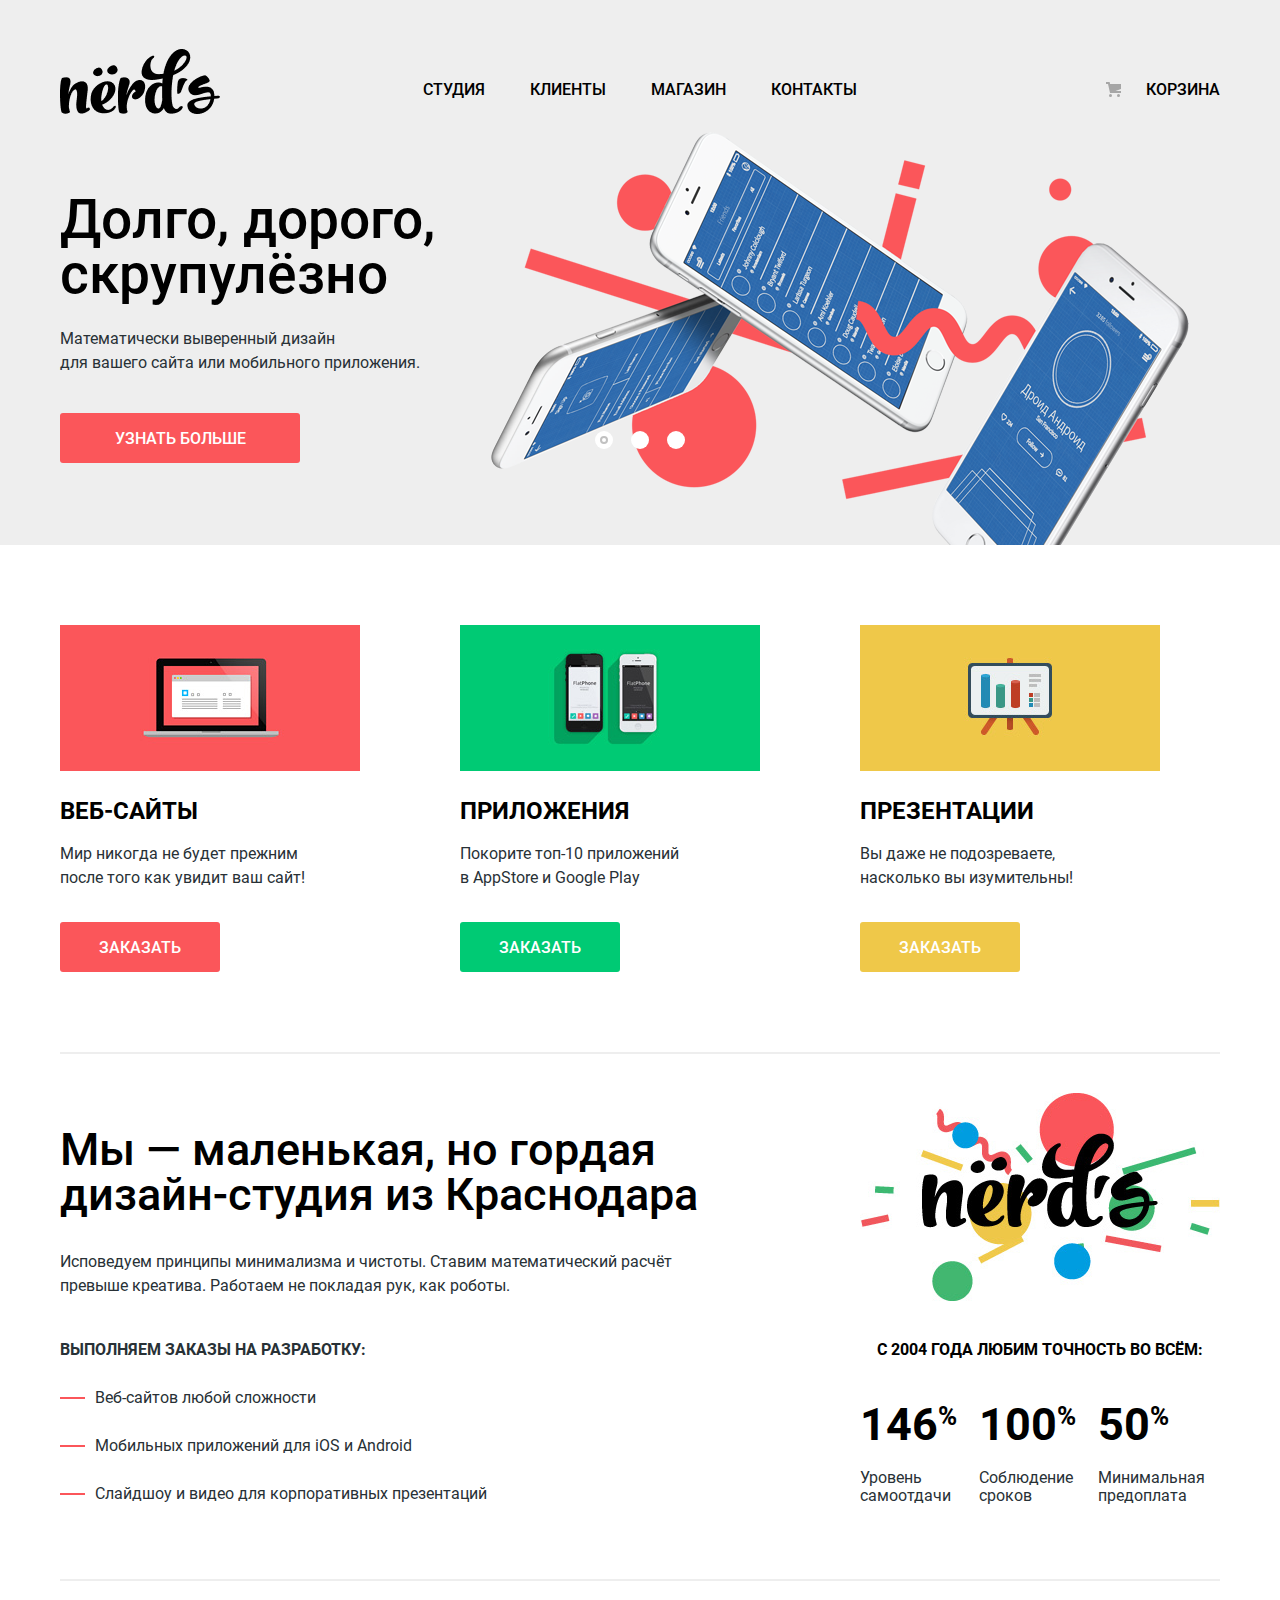
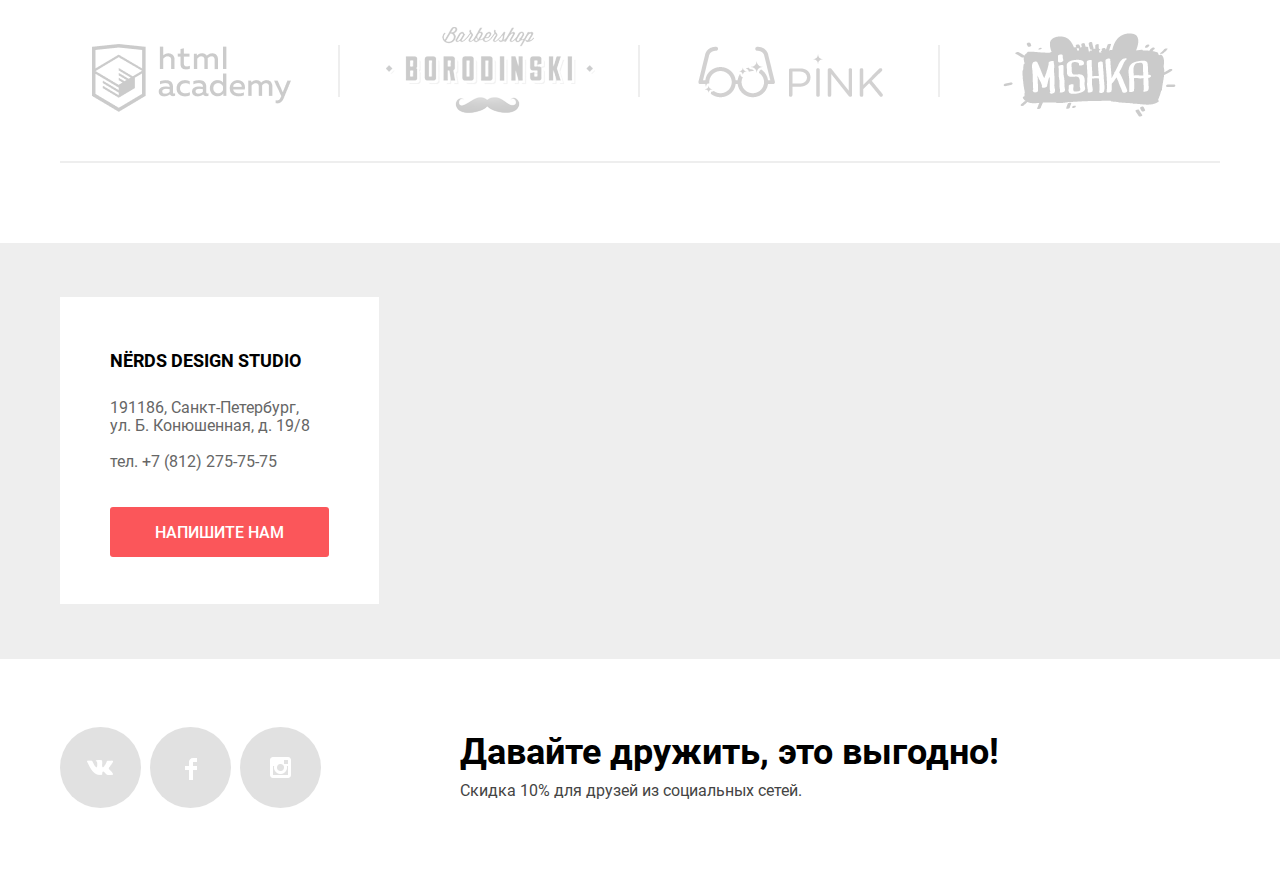
<file: index.html>
<!DOCTYPE html>
<html class="page" lang="ru">
  <head>
    <meta charset="utf-8">
    <title>HTML Academy: Нёрдс</title>
    <link href="css/normalize.css" rel="stylesheet">
    <link href="css/style.min.css" rel="stylesheet">
  </head>
  <body class="page--body">
    <header class="page--header">
      <h1 class="visually--hidden">Нёрдс&nbsp;&mdash; дизайн-студия, предлагающая готовые макеты для любых сайтов</h1>
      <nav class="nav nav__grid container">
        <a class="active"><img src="img/nerds-logo.png" width="160" height="66" alt="Логотип дизайн-студии &laquo;Nёrds&raquo;"></a>
        <ul class="nav--menu">
          <li class="menu--item"><a href="">Студия</a></li>
          <li class="menu--item"><a href="">Клиенты</a></li>
          <li class="menu--item"><a href="catalog.html">Магазин</a></li>
          <li class="menu--item"><a href="">Контакты</a></li>
        </ul>
        <ul class="nav--user">
          <li class="user--item user--item__basket"><a href="">Корзина</a></li>
        </ul>
      </nav>
    </header>
    <main class="page--main">
      <div>
        <section class="features features__grid">
          <h2 class="visually--hidden">Наши преимущества</h2>
          <input class="visually--hidden" type="radio" name="features--slider__group" value="features--slider_1" id="features--slider_1" checked>
          <div class="features--block features--block__grid container">
            <h3>Долго, дорого,<br> скрупулёзно</h3>
            <img src="img/nerds-index-slide-1.png" width="760" height="431" alt="Иллюстрация ноутбука с&nbsp;открытым браузером на&nbsp;экране">
            <p>Математически выверенный дизайн<br> для вашего сайта или мобильного приложения.</p>
            <span class="buttons"><a href="">Узнать больше</a></span>
          </div>
          <input class="visually--hidden" type="radio" name="features--slider__group" value="features--slider_2" id="features--slider_2">
          <div class="features--block features--block__grid container">
            <h3>Любим математику<br> как никто другой</h3>
            <img src="img/nerds-index-slide-2.png" width="760" height="431" alt="Иллюстрация двух смартфонов">
            <p>Никакого креатива, только математические формулы<br> для расчёта идеальных пропорций.</p>
            <span class="buttons"><a href="">Узнать больше</a></span>
          </div>
          <input class="visually--hidden" type="radio" name="features--slider__group" value="features--slider_3" id="features--slider_3">
          <div class="features--block features--block__grid container">
            <h3>Только ночь,<br> только хардкор</h3>
            <img src="img/nerds-index-slide-3.png" width="760" height="431" alt="Иллюстрация презентационной доски с&nbsp;изображением диаграммы">
            <p>Работать днём, как все? Мы&nbsp;против этого.<br> Ближе к&nbsp;полуночи работа только начинается.</p>
            <span class="buttons"><a href="">Узнать больше</a></span>
          </div>
          <div class="features--slider">
            <label for="features--slider_1"></label>
            <label for="features--slider_2"></label>
            <label for="features--slider_3"></label>
          </div>
        </section>
        <section class="offers offers__grid container">
          <h2 class="visually--hidden">Наши предложения</h2>
          <div class="offers--block offers--block__grid">
            <h3>Веб-сайты</h3>
            <img src="img/illustration-1.jpg" width="300" height="146" alt="Иллюстрация с&nbsp;изображением трёх смартфонов">
            <p>Мир никогда не&nbsp;будет прежним<br> после того как увидит ваш сайт!</p>
            <span class="buttons"><a href="">Заказать</a></span>
          </div>
          <div class="offers--block offers--block__grid">
            <h3>Приложения</h3>
            <img src="img/illustration-2.jpg" width="300" height="146" alt="Иллюстрация с&nbsp;изображением двух планшетов">
            <p>Покорите топ-10 приложений<br> в&nbsp;AppStore и&nbsp;Google Play</p>
            <span class="buttons"><a href="">Заказать</a></span>
          </div>
          <div class="offers--block offers--block__grid">
            <h3>Презентации</h3>
            <img src="img/illustration-3.jpg" width="300" height="146" alt="Иллюстрация с&nbsp;изображением планшета и&nbsp;смартфона">
            <p>Вы&nbsp;даже не&nbsp;подозреваете,<br> насколько вы&nbsp;изумительны!</p>
            <span class="buttons"><a href="">Заказать</a></span>
          </div>
        </section>
        <section class="ours ours__grid container">
          <h2>Мы&nbsp;&mdash; маленькая, но&nbsp;гордая<br> дизайн-студия из&nbsp;Краснодара</h2>
          <img src="img/nerds-illustration.jpg" width="360" height="208" alt="Иллюстрация с&nbsp;изображением логотипа &laquo;Nёrds&raquo;">
          <p>Исповедуем принципы минимализма и&nbsp;чистоты. Ставим математический расчёт<br> превыше креатива. Работаем не&nbsp;покладая рук, как роботы.</p>
          <h3>Выполняем заказы на&nbsp;разработку:</h3>
          <ul class="ours--list ours--list__grid">
            <li class="ours--item ours--item__grid">Веб-сайтов любой сложности</li>
            <li class="ours--item ours--item__grid">Мобильных приложений для iOS и&nbsp;Android</li>
            <li class="ours--item ours--item__grid">Слайдшоу и&nbsp;видео для корпоративных презентаций</li>
          </ul>
          <h3>С&nbsp;2004&nbsp;года любим точность во&nbsp;всём:</h3>
          <dl class="success--table success--table__grid">
            <div class="success--column success--column__grid">
              <dt>Уровень<br> самоотдачи</dt>
              <dd>146 <sup>%</sup></dd>
            </div>
            <div class="success--column success--column__grid">
              <dt>Соблюдение<br> сроков</dt>
              <dd>100 <sup>%</sup></dd>
            </div>
            <div class="success--column success--column__grid">
              <dt>Минимальная<br> предоплата</dt>
              <dd>50 <sup>%</sup></dd>
            </div>
          </dl>
        </section>
        <section class="partners partners__grid container">
          <h2 class="visually--hidden">Наши партнёры</h2>
          <ul class="partners--list partners--list__grid">
            <li class="partners--item partners--item__grid">
              <span class="visually--hidden">Сайт интерактивных онлайн-курсов по&nbsp;HTML, CSS и&nbsp;JavaScript от&nbsp;&laquo;HTML&nbsp;Academy&raquo;</span>
              <a href="https://htmlacademy.ru/intensive/htmlcss"><img src="img/html-academy-logo.png" width="199" height="68" alt="Логотип сайта &laquo;HTML&nbsp;Academy&raquo;"></a>
            </li>
            <li class="partners--item partners--item__grid">
              <span class="visually--hidden">Сайт салона красоты для мужчин &laquo;Borodinski&raquo;</span>
              <a href=""><img src="img/barbershop-borodinski-logo.png" width="209" height="90" alt="Логотип сайта барбершопа &laquo;Borodinski&raquo;"></a>
            </li>
            <li class="partners--item partners--item__grid">
              <span class="visually--hidden">Продуктовый лендинг приложения для iOS и&nbsp;Android &laquo;Pink App&raquo;</span>
              <a href=""><img src="img/pink-app-logo.png" width="185" height="52" alt="Логотип продуктового лендинга &laquo;Pink App&raquo;"></a>
            </li>
            <li class="partners--item partners--item__grid">
              <span class="visually--hidden">Интернет-магазин вязаных игрушек &laquo;Mishka&raquo;</span>
              <a href=""><img src="img/mishka-shop-logo.png" width="173" height="84" alt="Логотип интернет-магазина &laquo;Mishka&raquo;"></a>
            </li>
          </ul>
        </section>
      </div>
      <section class="map map__grid">
        <h2 class="visually--hidden">Наши координаты</h2>
        <iframe src="https://www.google.com/maps/embed?pb=!1m18!1m12!1m3!1d1998.589433000252!2d30.32081117129526!3d59.93895465210814!2m3!1f0!2f0!3f0!3m2!1i1024!2i768!4f13.1!3m3!1m2!1s0x4696310fca145cc1%3A0x42b32648d8238007!2z0JHQvtC70YzRiNCw0Y8g0JrQvtC90Y7RiNC10L3QvdCw0Y8g0YPQuy4sIDE5LzgsINCh0LDQvdC60YIt0J_QtdGC0LXRgNCx0YPRgNCzLCAxOTExODY!5e0!3m2!1sru!2sru!4v1602697998455!5m2!1sru!2sru" width="1440" height="416" allowfullscreen="" title="Офис дизайн-студии по адресу ул. Большая Конюшенная 19/8, Санкт-Петербург"></iframe>
      </section>
    </main>
    <footer class="page--footer page--footer__grid container">
      <section class="contacts contacts__grid">
        <h2>Nёrds Design Studio</h2>
        <p>191186, Санкт-Петербург,<br> ул. Б.&nbsp;Конюшенная, д. 19/8<br><a href="tel:+78122757575">тел.&nbsp;+7 (812) 275-75-75</a></p>
        <span class="buttons contacts--open__modal"><a href="">Напишите нам</a></span>
      </section>
      <section class="feedback feedback__modal">
        <h2>Напишите нам</h2>
        <form class="feedback--form feedback--form__modal" action="https://echo.htmlacademy.ru" method="post">
          <fieldset class="feedback--item feedback--item__flex">
            <legend class="visually--hidden">Форма обратной связи</legend>
            <label>
              <span>Ваше имя:</span>
              <input class="feedback--name__modal" type="text" name="name" placeholder="Имя Фамилия" required>
            </label>
            <label>
              <span>Ваш email:</span>
              <input class="feedback--email__modal" type="email" name="email" placeholder="email@example.com" required>
            </label>
            <label>
              <span>Текст письма:</span>
              <textarea class="feedback--message__modal" name="message" rows="4" placeholder="В&nbsp;свободной форме" required></textarea>
            </label>
          </fieldset>
          <input class="feedback--submit__modal" type="submit" value="Отправить">
        </form>
        <button class="feedback--close__modal" type="button" aria-label="Закрыть"></button>
      </section>
      <section class="socials socials__grid">
        <h2>Давайте дружить, это выгодно!</h2>
        <p>Скидка&nbsp;10% для друзей из&nbsp;социальных сетей.</p>
        <h3 class="visually--hidden">Список соцсетей, где нас можно найти</h3>
        <ul class="socials--list socials--list__grid">
          <li class="socials--item socials--item__vk socials--item__grid">
            <span class="visually--hidden">Мы&nbsp;в&nbsp;Вконтакте</span>
            <a href=""><img src="img/vk-icon.png" width="27" height="15" alt="Логотип соцсети &laquo;VKontakte&raquo;"></a>
          </li>
          <li class="socials--item socials--item__fb socials--item__grid">
            <span class="visually--hidden">Мы&nbsp;в&nbsp;Фейсбук</span>
            <a href=""><img src="img/fb-icon.png" width="12" height="22" alt="Логотип соцсети &laquo;Facebook&raquo;"></a>
          </li>
          <li class="socials--item socials--item__insta socials--item__grid">
            <span class="visually--hidden">Мы&nbsp;в&nbsp;Инстаграм</span>
            <a href=""><img src="img/insta-icon.png" width="21" height="21" alt="Логотип соцсети &laquo;Instagram&raquo;"></a>
          </li>
        </ul>
      </section>
      <p class="visually--hidden">Репозиторий создан для обучения на&nbsp;профессиональном онлайн‑курсе &laquo;<a href="https://htmlacademy.ru/intensive/htmlcss">HTML и&nbsp;CSS, уровень&nbsp;1</a>&raquo;.</p>
    </footer>
    <script src="js/script.min.js"></script>
  </body>
</html>
</file>
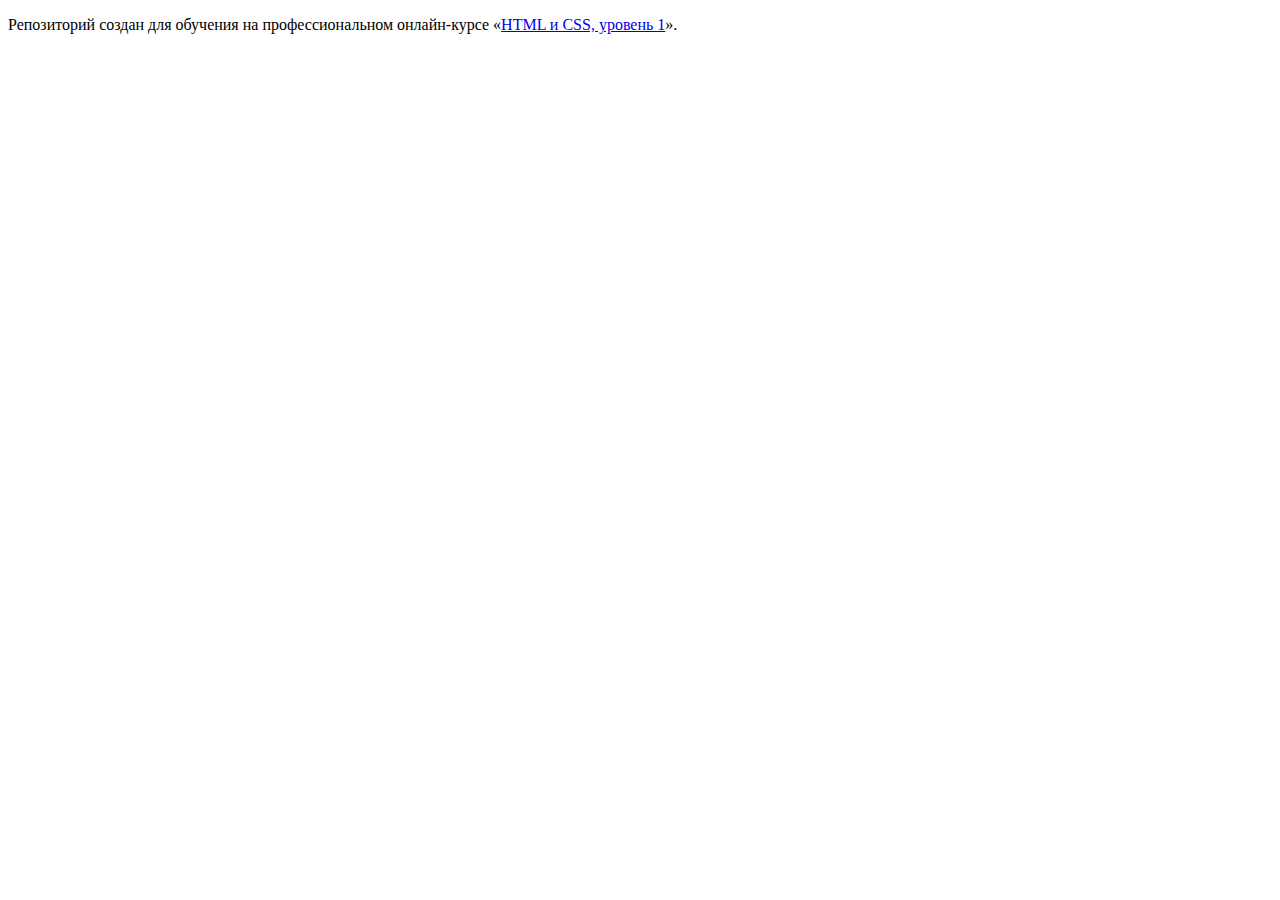
<file: master/index.html>
<!DOCTYPE html>
<html lang="ru">
  <head>
    <meta charset="utf-8">
    <title>HTML Academy: Нёрдс</title>
    <base href="https://htmlacademy-htmlcss.github.io/512667-nerds-29/master/">
</head>
  <body>

    <p>Репозиторий создан для обучения на профессиональном онлайн‑курсе «<a href="https://htmlacademy.ru/intensive/htmlcss">HTML и CSS, уровень 1</a>».</p>

  </body>
</html>
</file>
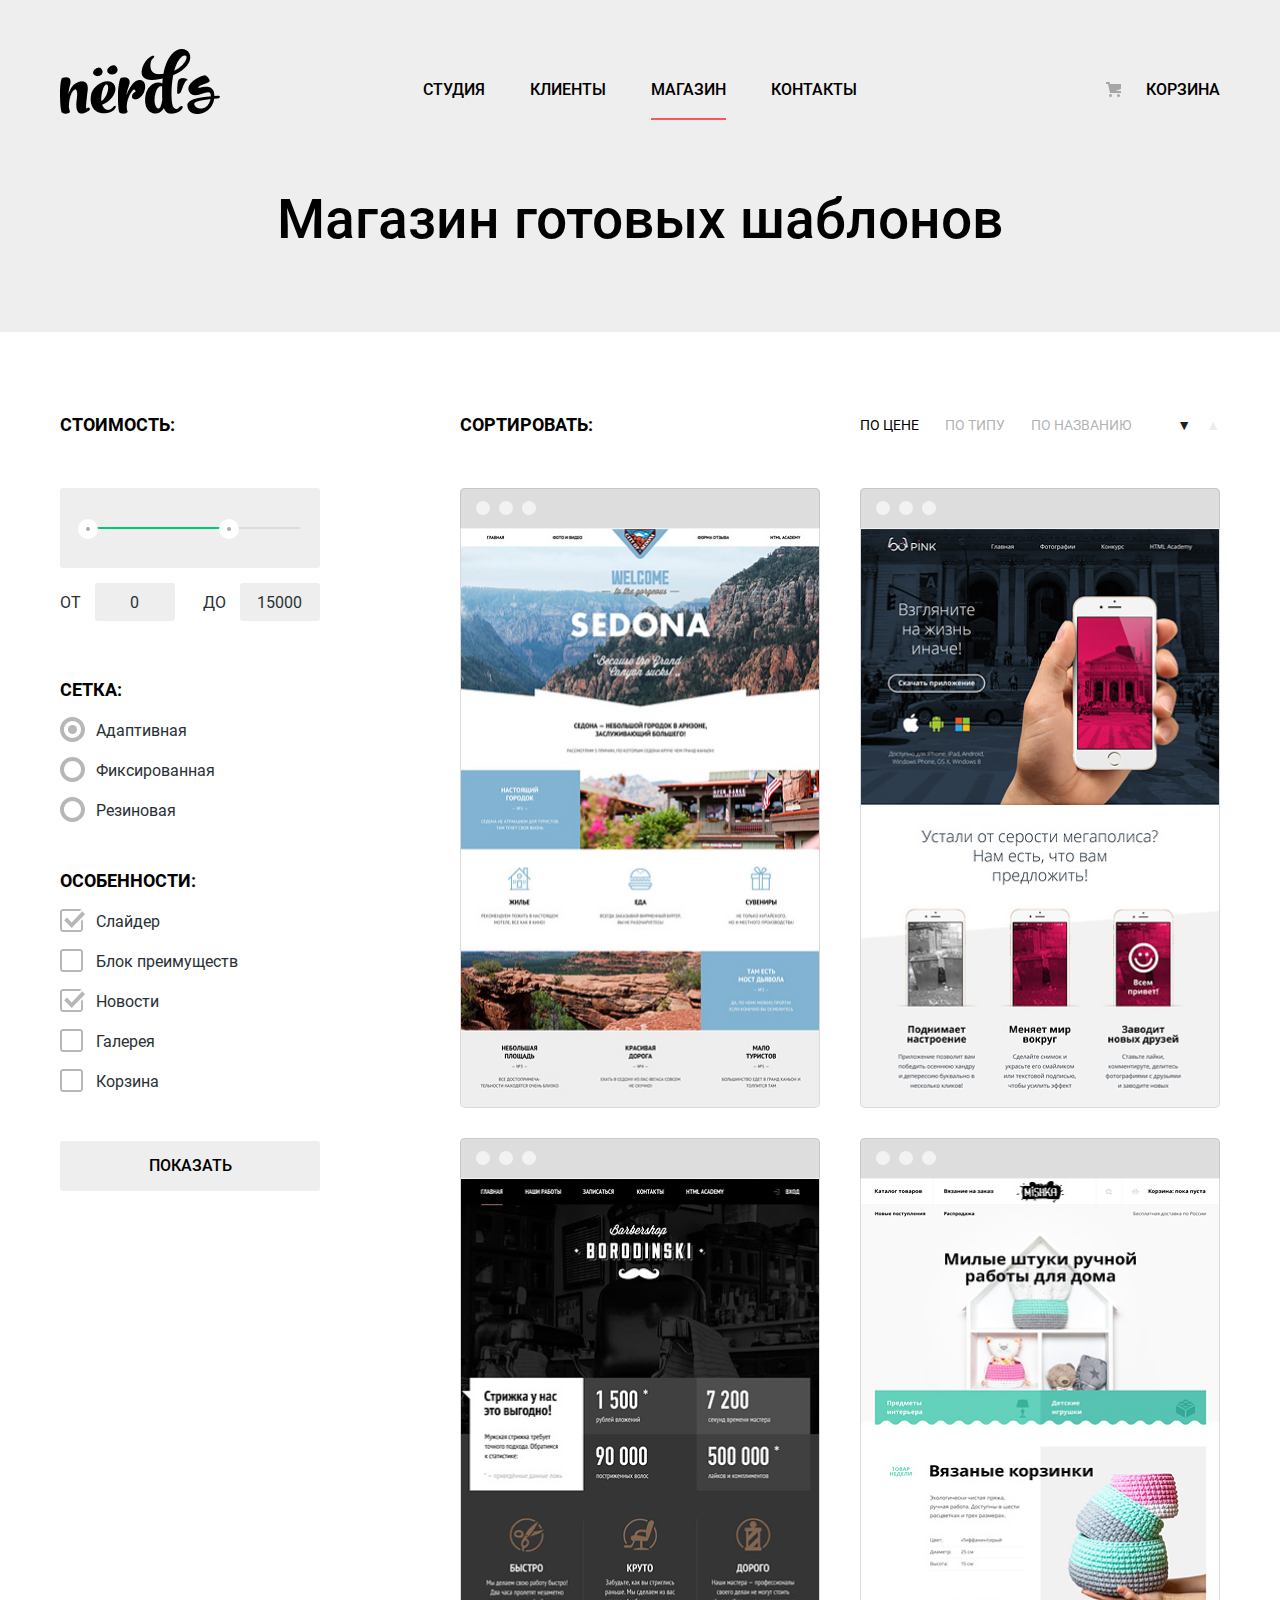
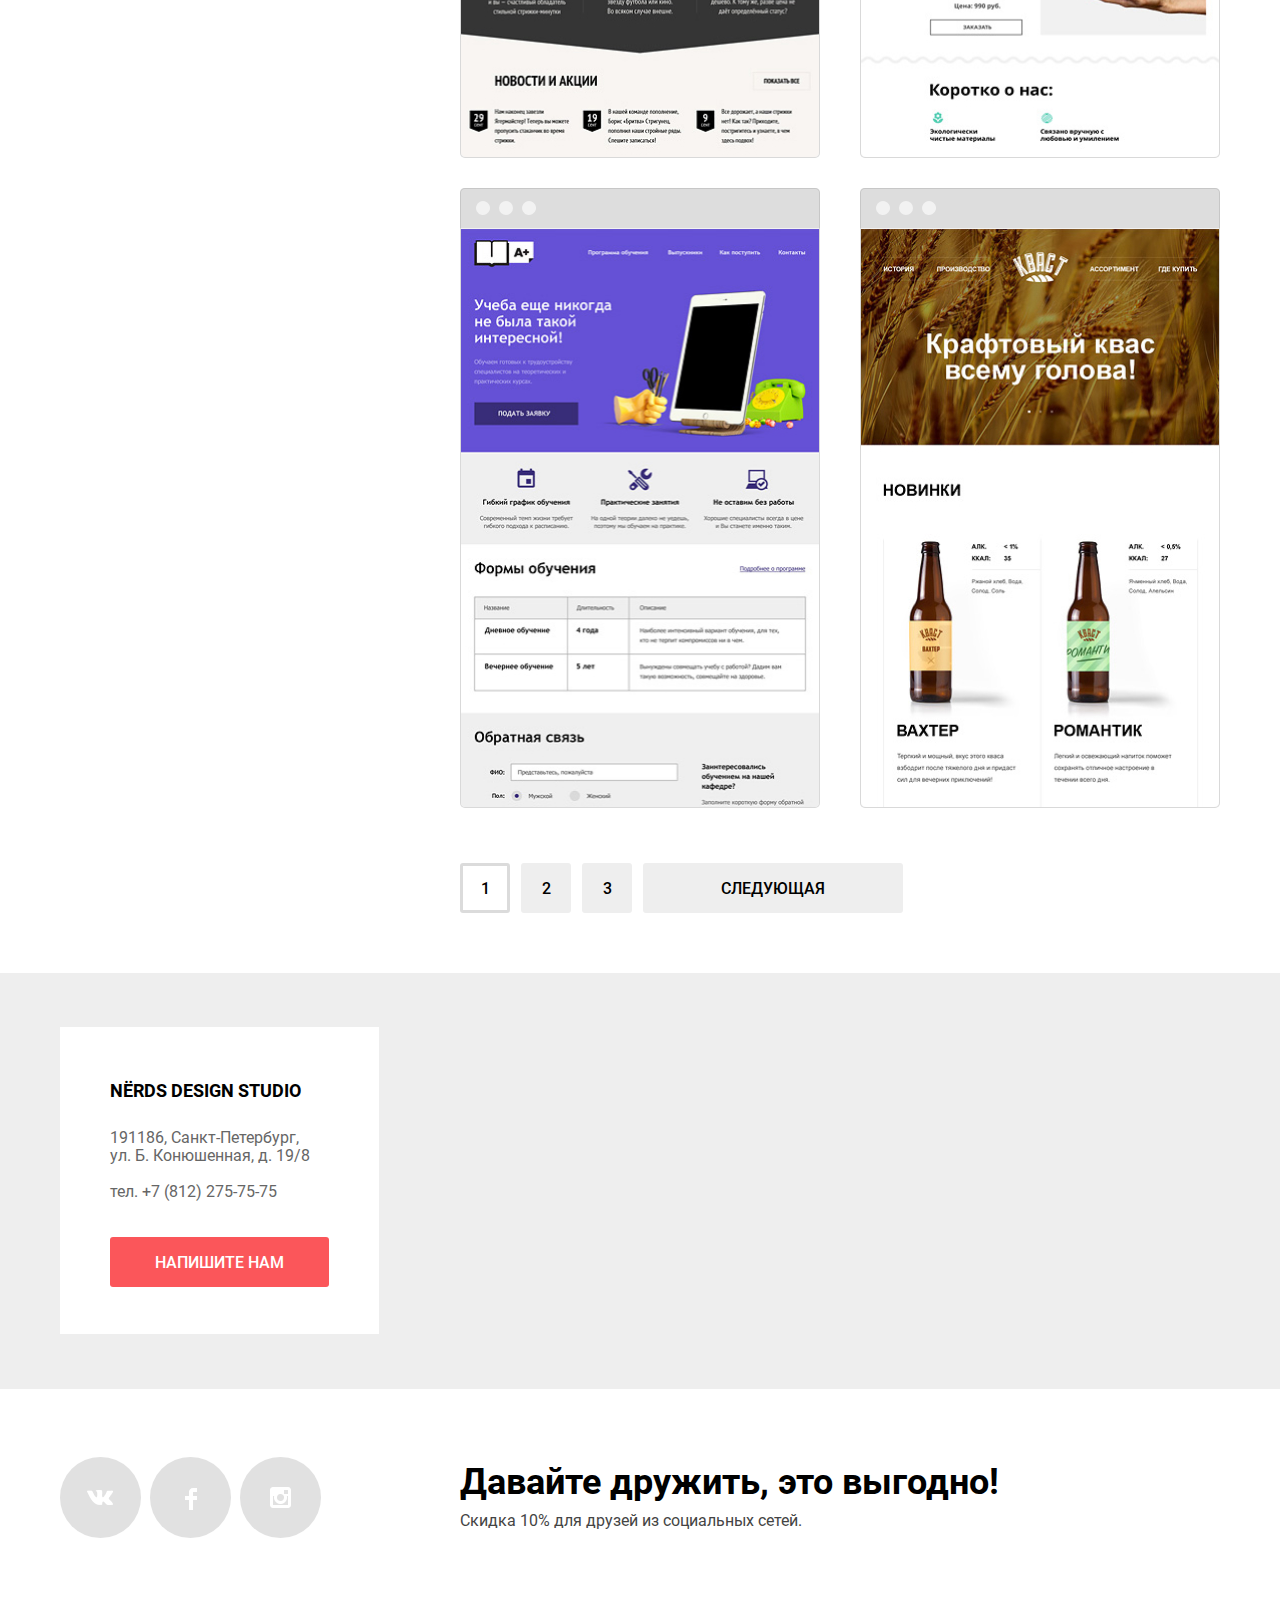
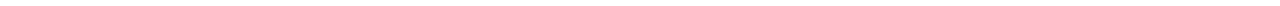
<file: catalog.html>
<!DOCTYPE html>
<html class="page" lang="ru">
  <head>
    <meta charset="utf-8">
    <title>HTML Academy: Нёрдс. Магазин</title>
    <link href="css/normalize.css" rel="stylesheet">
    <link href="css/style.min.css" rel="stylesheet">
  </head>
  <body class="page--body">
    <header class="page--header">
      <nav class="nav nav__grid container">
        <a href="index.html"><img src="img/nerds-logo.png" width="160" height="66" alt="Логотип дизайн-студии &laquo;Nёrds&raquo;"></a>
        <ul class="nav--menu">
          <li class="menu--item"><a href="">Студия</a></li>
          <li class="menu--item"><a href="">Клиенты</a></li>
          <li class="menu--item"><a class="active">Магазин</a></li>
          <li class="menu--item"><a href="">Контакты</a></li>
        </ul>
        <ul class="nav--user">
          <li class="user--item user--item__basket"><a href="">Корзина</a></li>
        </ul>
      </nav>
    </header>
    <main class="page--main page--main__grid">
      <h1>Магазин готовых шаблонов</h1>
      <div class="columns__grid container">
        <section class="filters filters__grid">
          <h2 class="visually--hidden">Форма для фильтра шаблонов</h2>
          <form class="filters--form filters--form__flex" action="https://echo.htmlacademy.ru" method="get">
            <fieldset class="filters--item filters--item__cost">
              <legend>Стоимость:</legend>
              <div class="range--filter">
                <div class="range--controls">
                  <div class="scale">
                    <div class="bar" style="
                      width: 61%;
                      margin-left: 7%
                    "></div>
                  </div>
                  <div class="toggle toggle__min" tabindex="0" style="
                    left: 7%
                  "></div>
                  <div class="toggle toggle__max" tabindex="0" style="
                    left: 61%
                  "></div>
                </div>
                <div class="price--controls">
                  <label>
                    от <input type="number" name="min-price" value="0">
                  </label>
                  <label>
                    до <input type="number" name="max-price" value="15000">
                  </label>
                </div>
              </div>
            </fieldset>
            <fieldset class="filters--item filters--item__grid">
              <legend>Сетка:</legend>
              <input class="visually--hidden" type="radio" name="grid" value="adaptive" id="adaptive" checked>
              <label for="adaptive">
                Адаптивная
              </label>
              <input class="visually--hidden" type="radio" name="grid" value="fixed" id="fixed">
              <label for="fixed">
                Фиксированная
              </label>
              <input class="visually--hidden" type="radio" name="grid" value="stretch" id="stretch">
              <label for="stretch">
                Резиновая
              </label>
            </fieldset>
            <fieldset class="filters--item filters--item__special">
              <legend>Особенности:</legend>
              <input class="visually--hidden" type="checkbox" name="slider" id="slider" checked>
              <label for="slider">
                Слайдер
              </label>
              <input class="visually--hidden" type="checkbox" name="feature-block" id="feature-block">
              <label for="feature-block">
                Блок преимуществ
              </label>
              <input class="visually--hidden" type="checkbox" name="news" checked id="news">
              <label for="news">
                Новости
              </label>
              <input class="visually--hidden" type="checkbox" name="gallery" id="gallery">
              <label for="gallery">
                Галерея
              </label>
              <input class="visually--hidden" type="checkbox" name="basket" id="basket">
              <label for="basket">
                Корзина
              </label>
            </fieldset>
            <input type="submit" value="Показать">
          </form>
        </section>
        <section class="sort sort__grid">
          <h2>Сортировать:</h2>
          <h3 class="visually--hidden">Сортировочное меню</h3>
          <ul class="sort--menu sort--menu__grid">
            <li class="sort--item sort--item__grid"><a class="active">По&nbsp;цене</a></li>
            <li class="sort--item sort--item__grid"><a href="">По&nbsp;типу</a></li>
            <li class="sort--item sort--item__grid"><a href="">По&nbsp;названию</a></li>
            <li class="sort--item sort--item__grid"><a class="link--triangle link--triangle__down active"><span class="visually--hidden">По&nbsp;убыванию</span>&#9660;</a></li>
            <li class="sort--item sort--item__grid"><a href="" class="link--triangle link--triangle__up"><span class="visually--hidden">По&nbsp;возрастанию</span>&#9650;</a></li>
          </ul>
          <h3 class="visually--hidden">Список отсортированных шаблонов</h3>
          <ul class="sort--list sort--list__grid">
            <li class="sort--card sort--card__grid">
              <a href="">
                <img src="img/img-sedona.jpg" width="358" height="578" alt="Макет &laquo;Sedona&raquo;">
              </a>
              <div class="card--block card--block__grid">
                <h4><a href="">Sedona</a></h4>
                <p>Информационный сайт<br> для туристов</p>
                <span class="buttons"><a href="">9&nbsp;900&nbsp;₽</a></span>
              </div>
            </li>
            <li class="sort--card sort--card__grid">
              <a href="">
                <img src="img/img-pink.jpg" width="358" height="578" alt="Макет &laquo;Pink App&raquo;">
              </a>
              <div class="card--block card--block__grid">
                <h4><a href="">Pink App</a></h4>
                <p>Продуктовый лендинг<br> приложения для iOS и&nbsp;Android</p>
                <span class="buttons"><a href="">9&nbsp;900&nbsp;₽</a></span>
              </div>
            </li>
            <li class="sort--card sort--card__grid">
              <a href="">
                <img src="img/img-barbershop.jpg" width="358" height="578" alt="Макет &laquo;Barbershop&raquo;">
              </a>
              <div class="card--block card--block__grid">
                <h4><a href="">Barbershop</a></h4>
                <p>Сайт салона красоты.<br> Для мужчин, да</p>
                <span class="buttons"><a href="">9&nbsp;900&nbsp;₽</a></span>
              </div>
            </li>
            <li class="sort--card sort--card__grid">
              <a href="">
                <img src="img/img-mishka.jpg" width="358" height="578" alt="Макет &laquo;Mishka&raquo;">
              </a>
              <div class="card--block card--block__grid">
                <h4><a href="">Mishka</a></h4>
                <p>Интернет-магазин<br> вязаных игрушек</p>
                <span class="buttons"><a href="">9&nbsp;900&nbsp;₽</a></span>
              </div>
            </li>
            <li class="sort--card sort--card__grid">
              <a href="">
                <img src="img/img-aplus.jpg" width="358" height="578" alt="Макет &laquo;A&nbsp;Plus&raquo;">
              </a>
              <div class="card--block card--block__grid">
                <h4><a href="">A&nbsp;Plus</a></h4>
                <p>Лендинг курсов повышения<br> квалификации</p>
                <span class="buttons"><a href="">9&nbsp;900&nbsp;₽</a></span>
              </div>
            </li>
            <li class="sort--card sort--card__grid">
              <a href="">
                <img src="img/img-kvast.jpg" width="358" height="578" alt="Макет &laquo;КВАСТ&raquo;">
              </a>
              <div class="card--block card--block__grid">
                <h4><a href="">КВАСТ</a></h4>
                <p>Промо-сайт производителя<br> крафтового кваса</p>
                <span class="buttons"><a href="">9&nbsp;900&nbsp;₽</a></span>
              </div>
            </li>
          </ul>
          <h3 class="visually--hidden">Пагинация по&nbsp;шаблонам</h3>
          <ul class="pagination--list pagination--list__grid">
            <li class="pagination--item pagination--item__grid active"><a>1</a></li>
            <li class="pagination--item pagination--item__grid"><a href="">2</a></li>
            <li class="pagination--item pagination--item__grid"><a href="">3</a></li>
            <li class="pagination--item pagination--item__grid"><a href="">Следующая</a></li>
          </ul>
        </section>
      </div>
      <section class="map map__grid">
        <h2 class="visually--hidden">Наши координаты</h2>
        <iframe src="https://www.google.com/maps/embed?pb=!1m18!1m12!1m3!1d1998.589433000252!2d30.32081117129526!3d59.93895465210814!2m3!1f0!2f0!3f0!3m2!1i1024!2i768!4f13.1!3m3!1m2!1s0x4696310fca145cc1%3A0x42b32648d8238007!2z0JHQvtC70YzRiNCw0Y8g0JrQvtC90Y7RiNC10L3QvdCw0Y8g0YPQuy4sIDE5LzgsINCh0LDQvdC60YIt0J_QtdGC0LXRgNCx0YPRgNCzLCAxOTExODY!5e0!3m2!1sru!2sru!4v1602697998455!5m2!1sru!2sru" width="1440" height="416" allowfullscreen="" title="Офис дизайн-студии по адресу ул. Большая Конюшенная 19/8, Санкт-Петербург"></iframe>
      </section>
    </main>
    <footer class="page--footer page--footer__grid container">
      <section class="contacts contacts__grid">
        <h2>Nёrds Design Studio</h2>
        <p>191186, Санкт-Петербург,<br> ул. Б.&nbsp;Конюшенная, д. 19/8<br><a href="tel:+78122757575">тел.&nbsp;+7 (812) 275-75-75</a></p>
        <span class="buttons contacts--open__modal"><a href="">Напишите нам</a></span>
      </section>
      <section class="feedback feedback__modal">
        <h2>Напишите нам</h2>
        <form class="feedback--form feedback--form__modal" action="https://echo.htmlacademy.ru" method="post">
          <fieldset class="feedback--item feedback--item__flex">
            <legend class="visually--hidden">Форма обратной связи</legend>
            <label>
              <span>Ваше имя:</span>
              <input class="feedback--name__modal" type="text" name="name" placeholder="Имя Фамилия" required>
            </label>
            <label>
              <span>Ваш email:</span>
              <input class="feedback--email__modal" type="email" name="email" placeholder="email@example.com" required>
            </label>
            <label>
              <span>Текст письма:</span>
              <textarea class="feedback--message__modal" name="message" rows="4" placeholder="В&nbsp;свободной форме" required></textarea>
            </label>
          </fieldset>
          <input class="feedback--submit__modal" type="submit" value="Отправить">
        </form>
        <button class="feedback--close__modal" type="button" aria-label="Закрыть"></button>
      </section>
      <section class="socials socials__grid">
        <h2>Давайте дружить, это выгодно!</h2>
        <p>Скидка&nbsp;10% для друзей из&nbsp;социальных сетей.</p>
        <h3 class="visually--hidden">Список соцсетей, где нас можно найти</h3>
        <ul class="socials--list socials--list__grid">
          <li class="socials--item socials--item__vk socials--item__grid">
            <span class="visually--hidden">Мы&nbsp;в&nbsp;Вконтакте</span>
            <a href=""><img src="img/vk-icon.png" width="27" height="15" alt="Логотип соцсети &laquo;VKontakte&raquo;"></a>
          </li>
          <li class="socials--item socials--item__fb socials--item__grid">
            <span class="visually--hidden">Мы&nbsp;в&nbsp;Фейсбук</span>
            <a href=""><img src="img/fb-icon.png" width="12" height="22" alt="Логотип соцсети &laquo;Facebook&raquo;"></a>
          </li>
          <li class="socials--item socials--item__insta socials--item__grid">
            <span class="visually--hidden">Мы&nbsp;в&nbsp;Инстаграм</span>
            <a href=""><img src="img/insta-icon.png" width="21" height="21" alt="Логотип соцсети &laquo;Instagram&raquo;"></a>
          </li>
        </ul>
      </section>
      <p class="visually--hidden">Репозиторий создан для обучения на&nbsp;профессиональном онлайн‑курсе &laquo;<a href="https://htmlacademy.ru/intensive/htmlcss">HTML и&nbsp;CSS, уровень&nbsp;1</a>&raquo;.</p>
    </footer>
    <script src="js/script.min.js"></script>
  </body>
</html>
</file>
<file: css/style.min.css>
@-webkit-keyframes bounce{0%{transform:translateX(2000px)}70%{transform:translateX(-30px)}90%{transform:translateX(10px)}to{transform:translateX(0)}}@keyframes bounce{0%{transform:translateX(2000px)}70%{transform:translateX(-30px)}90%{transform:translateX(10px)}to{transform:translateX(0)}}@-webkit-keyframes shake{0%,to{transform:translateX(0)}10%,30%,50%,70%,90%{transform:translateX(-10px)}20%,40%,60%,80%{transform:translateX(10px)}}@keyframes shake{0%,to{transform:translateX(0)}10%,30%,50%,70%,90%{transform:translateX(-10px)}20%,40%,60%,80%{transform:translateX(10px)}}@font-face{font-family:"Roboto";font-style:normal;font-weight:400;src:local("Roboto Regular"),local("Roboto"),url(../fonts/roboto.woff2) format("woff2"),url(../fonts/roboto.woff) format("woff")}@font-face{font-family:"Roboto";font-style:normal;font-weight:500;src:local("Roboto Medium"),local("Roboto-Medium"),url(../fonts/robotomedium.woff2) format("woff2"),url(../fonts/robotomedium.woff) format("woff")}@font-face{font-family:"Roboto";font-style:normal;font-weight:700;src:local("Roboto Bold"),local("Roboto-Bold"),url(../fonts/robotobold.woff2) format("woff2"),url(../fonts/robotobold.woff) format("woff")}:root{--basic-black:#000000;--basic-green:#00CA74;--basic-gray:#283136;--basic-orange:#EFC849;--basic-red:#FB565A;--basic-white:#FFFFFF;--green-darken:#00AA62;--green-dark:#00BC6C;--gray-dark:#231F20;--gray-lighten:#B4B9BB;--red-darken:#D7373B;--gray-light:#D7DCDE;--red-dark:#E74246;--orange-darken:#E5A722;--orange-dark:#EAB534;--gray-74:#444444;--gray-60:#666666;--gray-35:#A6A6A6;--gray-33:#ABABAB;--gray-24:#C1C1C1;--gray-16:#D5D5D5;--gray-14:#DBDBDB;--gray-12:#DFDFDF;--gray-11:#E1E1E1;--gray-06:#EEEEEE;--gray-05:#F2F2F2;--black-rgb:0, 0, 0;--gray-rgb:0, 1, 1;--white-rgb:255, 255, 255}.buttons a,body{font-family:"Roboto","Arial",sans-serif;font-style:normal;font-size:16px}body{font-weight:400;line-height:24px;color:var(--basic-black);background-color:var(--basic-white)}a{text-decoration:none}img{max-width:100%;height:auto}.container{width:1160px;margin:0 auto;padding:0}.visually--hidden{position:absolute;width:1px;height:1px;margin:-1px;border:0;padding:0;white-space:nowrap;-webkit-clip-path:inset(100%);clip-path:inset(100%);clip:rect(0 0 0 0);overflow:hidden}.buttons a{font-weight:500;line-height:18px;text-align:center;text-transform:uppercase;color:var(--basic-white)}.buttons:not(.offers--block .buttons){background-color:var(--basic-red)}.buttons:not(.offers--block .buttons):focus,.buttons:not(.offers--block .buttons):hover{background-color:var(--red-dark)}.buttons:not(.offers--block .buttons):active{background-color:var(--red-darken);box-shadow:inset 0 3px 0 rgba(var(--gray-rgb),.1)}.buttons a:active{mix-blend-mode:normal;opacity:.3}.buttons{border:0;border-radius:3px}.buttons>a{padding-top:17px;padding-bottom:15px}.page--header{background-color:var(--gray-06)}.menu--item a,.user--item a{font-family:"Roboto","Arial",sans-serif;font-style:normal;font-weight:500;font-size:16px;line-height:30px;text-transform:uppercase}.nav>a:active:not(a.active),.nav>a:focus:not(a.active){opacity:.3}.menu--item a:not(a.active),.user--item a:not(a.active){color:var(--basic-black);opacity:1}.menu--item a:focus:not(a.active),.menu--item a:hover:not(a.active),.user--item a:focus:not(a.active),.user--item a:hover:not(a.active){color:var(--basic-red);opacity:1}.menu--item a:active:not(a.active),.sort--item a:not(a.active,a.link--triangle),.user--item a:active:not(a.active){color:var(--basic-black);mix-blend-mode:normal;opacity:.3}.menu--item a.active,.user--item a.active{border-bottom:2px solid var(--basic-red);color:var(--basic-black);opacity:1}.user--item.user--item__basket{background:url(../img/cart-icon.svg) no-repeat 0 7px}.nav__grid{display:grid;grid-template-columns:160px auto 160px;padding-top:48px}.nav__grid>a{width:160px;height:66px;margin:0;padding:0}.nav__grid .nav--menu,.nav__grid .nav--user{width:auto;margin:0;padding:0;font-size:0;list-style:none}.nav__grid .nav--menu{text-align:center}.nav__grid .nav--user{text-align:right}.nav__grid .menu--item,.nav__grid .user--item{display:inline-block;padding:0;margin:27px 0 0}.nav__grid .menu--item:not(:last-child){margin-right:45px}.nav__grid .menu--item a,.nav__grid .user--item a{padding-bottom:19px}.nav__grid .user--item a{padding-left:40px}.page--main h1{font-family:"Roboto","Arial",sans-serif;font-style:normal;font-weight:500;font-size:55px;line-height:55px;text-align:center;background-color:var(--gray-06)}.page--main__grid h1{display:grid;margin:0;padding:78px 0 85px}.columns__grid{display:grid;grid-template-columns:auto auto}.features--block h3{font-family:"Roboto","Arial",sans-serif;font-style:normal;font-weight:500;font-size:55px;line-height:55px}.features{background-color:var(--gray-06);position:relative}.features--block p,.offers--block p{color:var(--basic-gray)}.features--slider{position:absolute;display:inline-block;width:288px;height:18px;left:50%;bottom:96px;transform:translateX(-50%);padding:0;text-align:center}.features>div:not(:last-of-type){display:none}.features>input:checked+div{display:block}.features--slider label{position:relative;display:inline-block;width:18px;height:18px;margin:0;padding:0;border:0;border-radius:50%;background-color:var(--basic-white);cursor:pointer}.features--slider label:not(:last-child){margin-right:14px}.features--slider label:hover::before,.features>input:nth-of-type(1):checked~.features--slider>label:nth-of-type(1)::before,.features>input:nth-of-type(2):checked~.features--slider>label:nth-of-type(2)::before,.features>input:nth-of-type(3):checked~.features--slider>label:nth-of-type(3)::before{content:"";position:absolute;top:5px;left:5px;width:8px;height:8px;box-sizing:border-box;border:2px solid var(--gray-24);border-radius:50%;background:var(--basic-white)}.features>input:nth-of-type(1):checked:focus~.features--slider label:nth-of-type(1)::before,.features>input:nth-of-type(2):checked:focus~.features--slider label:nth-of-type(2)::before,.features>input:nth-of-type(3):checked:focus~.features--slider label:nth-of-type(3)::before{border:2px solid var(--basic-black)}.features__grid{display:grid;width:100%;height:431px}.features--block__grid{position:relative}.features--block__grid h3{margin-top:78px}.features--block__grid:nth-of-type(3n+1) h3{margin-bottom:25px}.features--block__grid:nth-of-type(3n+1) p{margin-bottom:38px}.features--block__grid:nth-of-type(3n) h3,.features--block__grid:nth-of-type(3n+2) h3{margin-bottom:37px}.features--block__grid:nth-of-type(3n) p,.features--block__grid:nth-of-type(3n+2) p{margin-bottom:26px}.features--block__grid img{position:absolute;top:0;right:3px}.features--block__grid .buttons{display:grid;width:240px;height:50px}.offers--block h3{font-family:"Roboto","Arial",sans-serif;font-style:normal;font-weight:700;font-size:24px;line-height:30px;text-transform:uppercase}.offers{border-bottom:2px solid var(--gray-06)}.offers--block:nth-of-type(3n+1) .buttons{background-color:var(--basic-red)}.offers--block:nth-of-type(3n+2) .buttons{background-color:var(--basic-green)}.offers--block:nth-of-type(3n) .buttons{background-color:var(--basic-orange)}.offers--block:nth-of-type(3n+1) .buttons:focus,.offers--block:nth-of-type(3n+1) .buttons:hover{background-color:var(--red-dark)}.offers--block:nth-of-type(3n+2) .buttons:focus,.offers--block:nth-of-type(3n+2) .buttons:hover{background-color:var(--green-dark)}.offers--block:nth-of-type(3n) .buttons:focus,.offers--block:nth-of-type(3n) .buttons:hover{background-color:var(--orange-dark)}.offers--block:nth-of-type(3n+1) .buttons:active{background-color:var(--red-darken);box-shadow:inset 0 3px 0 rgba(var(--gray-rgb),.1)}.offers--block:nth-of-type(3n) .buttons:active,.offers--block:nth-of-type(3n+2) .buttons:active{background-color:var(--green-darken);box-shadow:inset 0 3px 0 rgba(var(--gray-rgb),.1)}.offers--block:nth-of-type(3n) .buttons:active{background-color:var(--orange-darken)}.offers__grid{display:grid;grid-template-columns:auto auto auto;grid-column-gap:100px;width:1100px;margin-top:80px;padding-right:60px}.offers--block__grid{display:grid}.offers--block__grid img{order:-1}.offers--block__grid h3{margin:25px 0 16px}.offers--block__grid p{margin:0 0 32px}.offers--block__grid .buttons{display:grid;width:160px;height:50px;margin-bottom:80px}.ours h2,.ours h3{font-family:"Roboto","Arial",sans-serif;font-style:normal;font-weight:500;font-size:45px;line-height:45px}.ours h3{font-weight:700;font-size:16px;line-height:24px;text-transform:uppercase}.success--column dd,.success--column dd>sup,.success--column dt{font-family:"Roboto","Arial",sans-serif;font-style:normal;font-weight:400;font-size:16px;line-height:18px}.success--column dd,.success--column dd>sup{font-weight:700;font-size:45px;line-height:64px}.success--column dd>sup{font-size:26px;line-height:40px}.ours{border-bottom:2px solid var(--gray-06)}.ours h3:first-of-type,.ours p,.ours--item,.success--column dt{color:var(--basic-gray)}.ours--item{position:relative}.ours--item::before{content:"";position:absolute;width:25px;height:2px;top:11px;left:-35px;background-color:var(--basic-red)}.ours__grid{display:grid;grid-template-columns:800px auto;padding-bottom:73px}.ours__grid h2,.ours__grid p{grid-column:1/2;grid-row:1/2;margin:73px 0 32px}.ours__grid p{grid-row:2/3;margin:0 0 40px}.ours__grid h3:first-of-type{grid-column:1/2;grid-row:3/4;margin:0}.ours--list__grid{grid-column:1/2;grid-row:4/5;margin:0;padding:0;list-style:none}.ours--item__grid{margin:24px 0 0 35px}.ours__grid img{grid-column:2/3;grid-row:1/3;margin:39px 0 37px}.ours__grid h3:nth-of-type(2){grid-column:2/3;grid-row:3/4;margin:0;text-align:center}.success--table__grid{grid-column:2/3;grid-row:4/5;margin:0;padding:31px 0 0;display:grid;grid-template-columns:119px 119px auto}.success--column__grid{display:grid}.success--column__grid dt{order:1}.success--column__grid dd{position:relative;margin:0 0 10px}.success--column__grid dd>sup{position:absolute;top:3px}.partners{border-bottom:2px solid var(--gray-06)}.partners--item>a{opacity:.2}.feedback button:focus,.feedback button:hover,.partners--item>a:focus,.partners--item>a:hover{opacity:1}.feedback button:active,.partners--item>a:active{opacity:.1}.partners--item{position:relative}.partners--item:not(:nth-of-type(4n))::before{content:"";position:absolute;width:2px;height:52px;top:18px;right:0;background-color:var(--gray-06)}.partners__grid{display:grid;margin-bottom:80px}.partners--list__grid{display:grid;grid-template-columns:280px 300px auto 280px;margin:0;padding:46px 0 44px;list-style:none}.partners--item__grid:nth-of-type(4n+1){padding-top:17px;padding-right:18px}.partners--item__grid:nth-of-type(4n+2){padding:0}.partners--item__grid:nth-of-type(4n+3){padding-top:19px;padding-left:1px}.partners--item__grid:nth-of-type(4n){padding-top:6px;padding-left:19px}.partners--item__grid>a{display:grid}.partners--item__grid img{display:grid;margin:0 auto}.filters__grid{width:400px}.filters--form label,.filters--form legend,.sort h2{font-family:"Roboto","Arial",sans-serif;font-style:normal}.filters--form legend,.sort h2{font-weight:700;font-size:18px;line-height:30px;text-transform:uppercase}.filters--form label{font-weight:400;font-size:16px;line-height:19px;color:var(--basic-gray)}.filters--form fieldset:first-of-type label{font-family:"Roboto","Arial",sans-serif;font-style:normal;font-weight:400;font-size:16px;line-height:22px;text-transform:uppercase}.filters--form input[type=number],.filters--form input[type=submit]{font-family:"Roboto","Arial",sans-serif;font-style:normal;font-size:16px;text-transform:uppercase}.filters--form input[type=number]{font-weight:400;line-height:22px;text-align:center}.filters--form input[type=submit]{font-weight:500;line-height:18px}.filters--form input[type=number]{color:var(--basic-gray);background:var(--gray-06)}.filters--form input[type=submit]{color:var(--basic-black);background:var(--gray-06);cursor:pointer}.filters--form input[type=submit]:focus,.filters--form input[type=submit]:hover{background:var(--gray-12)}.filters--form input[type=submit]:active{background:var(--gray-16);box-shadow:inset 0 3px 0 rgba(var(--gray-rgb),.1)}.filters--form__flex{width:260px;margin-top:78px}.filters--item{border:0}.filters--item,.filters--item>legend,.sort__grid h2{margin:0;padding:0}.filters--item label{margin:0;padding:0;cursor:pointer}.filters--item__cost{margin-bottom:54px}.filters--item__cost>legend{margin-bottom:48px}.filters--item__cost .range--filter{width:260px}.filters--item__cost .range--controls{position:relative;height:41px;margin-bottom:15px;padding-top:39px;padding-right:20px;padding-left:20px;background-color:var(--gray-06);border-radius:3px}.filters--item__cost .range--controls .scale{height:2px;background:var(--gray-light)}.filters--item__cost .range--controls .bar{width:61%;height:2px;background:var(--basic-green)}.filters--item__cost .range--controls .toggle{position:absolute;top:31px;left:0;width:4px;height:4px;padding:0;border:8px solid var(--basic-white);background-color:var(--gray-33);border-radius:50%;box-shadow:0 2px 1px 0 rgba(var(--basic-black),.15);cursor:pointer}.filters--item__cost .range--controls .toggle__min{left:18px}.filters--item__cost .range--controls .toggle__max{left:160px}.filters--item__cost .price--controls{display:flex;justify-content:space-between}.filters--item__cost input[type=number]{width:80px;height:38px;margin-left:10px;padding-left:15px;box-sizing:border-box;border:0;border-radius:3px}.filters--item__grid{margin-bottom:46px}.filters--item__special{margin-bottom:50px}.filters--item__grid>legend,.filters--item__special>legend{margin-bottom:16px}.filters--item__grid label,.filters--item__special label{position:relative;display:flex;padding-left:36px}.filters--item__grid label:not(:last-of-type),.filters--item__special label:not(:last-of-type){margin-bottom:21px}.filters--item__grid input[type=radio]:checked:disabled+label,.filters--item__grid input[type=radio]:disabled+label,.filters--item__special input[type=radio]:checked:disabled+label,.filters--item__special input[type=radio]:disabled+label{cursor:text}.filters--item__grid label::before{content:"";position:absolute;top:-4px;left:0;width:25px;height:25px}.filters--item__grid input[type=radio]+label::before{background:url(../img/radio-off.svg) no-repeat 0 0;opacity:.4}.filters--item__grid input[type=radio]:checked+label::before{background:url(../img/radio-on.svg) no-repeat 0 0;opacity:.4}.filters--item__grid input[type=radio]+label:hover::before,.filters--item__grid input[type=radio]:focus+label::before{background:url(../img/radio-off.svg) no-repeat 0 0;opacity:1}.filters--item__grid input[type=radio]:checked+label:hover::before,.filters--item__grid input[type=radio]:checked:focus+label::before{background:url(../img/radio-on.svg) no-repeat 0 0;opacity:1}.filters--item__grid input[type=radio]:disabled+label::before{background:url(../img/radio-off.svg) no-repeat 0 0;opacity:.1;cursor:text}.filters--item__grid input[type=radio]:checked:disabled+label::before{background:url(../img/radio-on.svg) no-repeat 0 0;opacity:.1;cursor:text}.filters--item__special label::before{content:"";position:absolute;top:-3px;left:0;height:23px}.filters--item__special input[type=checkbox]+label::before{width:23px;background:url(../img/checkbox-off.svg) no-repeat 0 0;opacity:.4}.filters--item__special input[type=checkbox]:checked+label::before{width:25px;background:url(../img/checkbox-on.svg) no-repeat 0 0;opacity:.4}.filters--item__special input[type=checkbox]+label:hover::before,.filters--item__special input[type=checkbox]:focus+label::before{width:23px;background:url(../img/checkbox-off.svg) no-repeat 0 0;opacity:1}.filters--item__special input[type=checkbox]:checked+label:hover::before,.filters--item__special input[type=checkbox]:checked:focus+label::before{width:25px;background:url(../img/checkbox-on.svg) no-repeat 0 0;opacity:1}.filters--item__special input[type=checkbox]:disabled+label::before{width:23px;background:url(../img/checkbox-off.svg) no-repeat 0 0;opacity:.1;cursor:text}.filters--item__special input[type=checkbox]:checked:disabled+label::before{width:25px;background:url(../img/checkbox-on.svg) no-repeat 0 0;opacity:.1;cursor:text}.filters--form__flex input[type=submit]{width:260px;height:50px;box-sizing:border-box;border:0;border-radius:3px}.card--block h4>a,.sort--item a{font-family:"Roboto","Arial",sans-serif;font-style:normal;font-weight:400;font-size:14px;line-height:18px;text-transform:uppercase}.card--block h4>a{font-weight:700;font-size:18px;line-height:30px;text-align:center;color:var(--basic-black);opacity:1}.card--block p,.feedback--form input[type=submit],.pagination--item a{font-family:"Roboto","Arial",sans-serif;font-style:normal;font-size:16px;line-height:18px}.card--block p{font-weight:400;color:var(--gray-60)}.feedback--form input[type=submit],.pagination--item a{font-weight:500;text-align:center;text-transform:uppercase}.sort--item a:focus:not(a.active,a.link--triangle),.sort--item a:hover:not(a.active,a.link--triangle){color:var(--basic-black);mix-blend-mode:normal;opacity:.6}.sort--item a.active:not(a.link--triangle),.sort--item a:active:not(a.active,a.link--triangle){color:var(--basic-black);opacity:1}.sort--item a.link--triangle:not(a.active){color:var(--gray-35);mix-blend-mode:normal;opacity:.2}.sort--item a:focus.link--triangle:not(a.active),.sort--item a:hover.link--triangle:not(a.active){color:var(--gray-35);opacity:1}.sort--item a:active.link--triangle:not(a.active){color:var(--gray-dark);opacity:1}.sort--item a.active.link--triangle{color:var(--gray-dark);opacity:1}.sort--card{background:var(--gray-05);border:1px solid rgba(var(--black-rgb),.1)}.sort--card:hover{background:var(--basic-white);box-shadow:0 6px 15px rgba(var(--gray-rgb),.25);border-radius:5px}.sort--card:hover::before{opacity:1}.card--block{background-color:var(--gray-06)}.card--block h4>a:focus,.card--block h4>a:hover{color:var(--basic-red);opacity:1}.card--block h4>a:active{color:var(--basic-black);mix-blend-mode:normal;opacity:.3}.pagination--item:not(.active){background-color:var(--gray-06)}.pagination--item:focus:not(.active),.pagination--item:hover:not(.active){background-color:var(--gray-12)}.pagination--item:active:not(.active){background:var(--gray-16);box-shadow:inset 0 3px 0 0 rgba(var(--gray-rgb),.1)}.pagination--item.active{background:rgba(var(--black-rgb),.0001);box-shadow:inset 0 0 0 3px var(--gray-14)}.pagination--item a:not(.pagination--item.active a){color:var(--basic-black);opacity:1}.pagination--item a:active:not(.pagination--item.active a){color:var(--basic-black);mix-blend-mode:normal;opacity:.3}.pagination--item.active a{color:var(--basic-black);opacity:1}.sort--card::before{content:"";position:absolute;width:360px;height:40px;top:-1px;left:-1px;opacity:.12;background:url(../img/browser.svg) no-repeat 0 0}.sort__grid{display:grid;grid-template-columns:auto 360px;grid-column-gap:40px;width:760px;margin:0;padding:78px 0 60px}.sort--menu__grid{position:relative;margin:0;padding:0;list-style:none}.sort--item__grid{display:inline-block;margin:6px 22px 0 0}.sort--item__grid:nth-last-of-type(1),.sort--item__grid:nth-last-of-type(2){position:absolute;margin-top:6px;margin-right:0}.sort--item__grid:nth-last-of-type(1){right:0}.sort--item__grid:nth-last-of-type(2){right:29px}.sort--item__grid>a{display:grid}.sort--list__grid{grid-column:1/3;display:grid;grid-template-columns:auto auto;grid-column-gap:40px;grid-row-gap:30px;margin:0;padding:48px 0 0;list-style:none}.sort--card__grid{position:relative;width:360px;height:620px;margin:0;padding-top:40px;box-sizing:border-box;border-radius:5px}.sort--card__grid>a{display:flex}.sort--card__grid img{width:358px;height:578px;margin:0 auto;box-sizing:border-box;border:0;border-bottom-left-radius:5px;border-bottom-right-radius:5px}.sort--card__grid:hover .card--block__grid{z-index:0}.sort--card__grid a:focus~.card--block__grid{z-index:0}.card--block__grid{position:absolute;bottom:0;width:358px;text-align:center;border:0;border-bottom-left-radius:5px;border-bottom-right-radius:5px;z-index:-1}.card--block__grid h4{margin:26px 0 12px}.card--block__grid p{margin:0 0 32px}.card--block__grid .buttons{display:grid;width:200px;height:50px;margin:0 auto 44px}.pagination--list__grid{grid-column:1/3;display:inline-block;padding:0;margin:55px 0 0;font-size:0;list-style:none}.pagination--item__grid{display:inline-block;height:50px;box-sizing:border-box;border-radius:3px}.pagination--item__grid:not(:last-child){width:50px;margin-right:11px}.pagination--item__grid:last-child{width:260px}.pagination--item__grid a{display:grid;padding-top:17px;padding-bottom:15px}.map{background-color:var(--gray-06)}.map__grid{display:grid}.map__grid iframe{display:grid;width:1440px;height:416px;margin:0 auto;border:0;box-sizing:border-box}.page--footer__grid{position:relative;display:grid}.contacts h2,.contacts p,.contacts p>a{font-family:"Roboto","Arial",sans-serif;font-style:normal}.contacts h2{font-weight:700;font-size:18px;line-height:30px;text-transform:uppercase}.contacts p,.contacts p>a{font-weight:400;font-size:16px;line-height:18px}.contacts p>a{line-height:54px}.contacts{background-color:var(--basic-white)}.contacts p,.contacts p>a{color:var(--gray-60)}.contacts__grid{position:absolute;top:-362px;padding:0 50px}.contacts__grid h2{margin-top:49px;margin-bottom:23px}.contacts__grid p{margin-bottom:18px}.contacts__grid .buttons{display:grid;width:219px;height:50px;margin:0 0 47px}.feedback h2,.feedback--item span{font-family:"Roboto","Arial",sans-serif;font-style:normal;font-weight:700}.feedback h2{font-size:45px;line-height:53px;padding:0;margin:0 0 37px}.feedback--item span{font-size:16px;line-height:18px}.feedback--item input::-moz-placeholder,.feedback--item textarea::-moz-placeholder{font-family:"Roboto","Arial",sans-serif;font-style:normal;font-weight:400;font-size:16px;line-height:18px}.feedback--item input,.feedback--item input::placeholder,.feedback--item textarea,.feedback--item textarea::placeholder{font-family:"Roboto","Arial",sans-serif;font-style:normal;font-weight:400;font-size:16px;line-height:18px}.feedback{background:var(--basic-white);box-shadow:0 20px 40px rgba(var(--black-rgb),.4);display:none;width:960px;height:590px;margin:0;padding:63px 90px 84px 100px;box-sizing:border-box}.feedback--item input,.feedback--item textarea{border-color:var(--gray-light)}.feedback--item input:hover,.feedback--item textarea:hover{border-color:var(--gray-lighten)}.feedback--item input:focus,.feedback--item textarea:focus{border-color:var(--basic-black);opacity:1}.feedback--item input:invalid::-moz-placeholder,.feedback--item textarea:invalid::-moz-placeholder{color:var(--red-dark);border-color:var(--red-dark);opacity:1}.feedback--item input:invalid,.feedback--item input:invalid::placeholder,.feedback--item textarea:invalid,.feedback--item textarea:invalid::placeholder{color:var(--red-dark);border-color:var(--red-dark);opacity:1}.feedback--item input::-moz-placeholder,.feedback--item textarea::-moz-placeholder{color:var(--gray-74);mix-blend-mode:normal;opacity:.5}.feedback--item input,.feedback--item input::placeholder,.feedback--item textarea,.feedback--item textarea::placeholder{color:var(--gray-74);mix-blend-mode:normal;opacity:.5}.feedback--item input::-moz-placeholder:focus,.feedback--item textarea::-moz-placeholder:focus{color:var(--gray-74);opacity:1}.feedback--item input::placeholder:focus,.feedback--item input:focus,.feedback--item textarea::placeholder:focus,.feedback--item textarea:focus{color:var(--gray-74);opacity:1}.feedback--form input[type=submit]{color:var(--basic-white);background-color:var(--basic-red);cursor:pointer;width:260px;height:50px;box-sizing:border-box;border:0;border-radius:3px;padding-top:17px;padding-bottom:15px}.feedback--form input[type=submit]:focus,.feedback--form input[type=submit]:hover{background-color:var(--red-darken)}.feedback--form input[type=submit]:active{color:rgba(var(--white-rgb),.3);mix-blend-mode:normal;background-color:var(--red-darken);box-shadow:inset 0 3px 0 rgba(var(--gray-rgb),.1)}.feedback button{opacity:.3;cursor:pointer;position:absolute;top:78px;right:90px;width:21px;height:21px;box-sizing:border-box;border:0;background:url(../img/close-cross.png) no-repeat 0 0}.feedback__modal{position:fixed;top:0;right:0;bottom:0;left:0;margin:auto}.feedback--item{padding:0;margin:0 0 47px;border:0}.feedback--item label{margin:0;padding:0}.feedback--item__flex,.feedback--item__flex label{display:flex;flex-wrap:wrap;justify-content:space-between}.feedback--item__flex{align-content:space-between;width:760px;height:256px}.feedback--item__flex label{flex-direction:column;align-items:stretch}.feedback--item__flex label:not(:last-of-type){flex-basis:360px;height:77px}.feedback--item__flex label:last-of-type{flex-basis:760px;height:145px}.feedback--item__flex input,.feedback--item__flex textarea{height:50px;margin:0;padding:16px;box-sizing:border-box;border-radius:3px;border-width:2px;border-style:solid}.feedback--item__flex textarea{height:118px}.feedback--show__modal{display:block;-webkit-animation:bounce .6s;animation:bounce .6s}.feedback--error__modal{-webkit-animation:shake .6s;animation:shake .6s}.socials h2,.socials p{font-family:"Roboto","Arial",sans-serif;font-style:normal;font-weight:700;font-size:36px;line-height:36px}.socials p{font-weight:400;font-size:16px;line-height:22px;color:var(--gray-74)}.socials--item{background:linear-gradient(0deg,var(--gray-11),var(--gray-11)),var(--basic-white)}.socials--item:focus,.socials--item:hover{background:linear-gradient(0deg,var(--red-dark),var(--red-dark)),var(--basic-white)}.socials--item:active{background:linear-gradient(0deg,var(--red-darken),var(--red-darken)),var(--basic-white);box-shadow:inset 0 3px 0 rgba(var(--gray-rgb),.1)}.socials--item a:active{opacity:.2}.socials--item a:focus{background:linear-gradient(0deg,var(--red-dark),var(--red-dark)),var(--basic-white)}.socials__grid{display:grid;grid-template-columns:400px auto;margin:68px 0;padding:0}.socials__grid h2{grid-column:2/3;grid-row:1/2;display:grid;margin:0;padding:7px 0 0}.socials--list__grid,.socials__grid p{grid-column:2/3;grid-row:2/3;display:grid;margin:0;padding:10px 0 0}.socials--list__grid{grid-column:1/2;grid-row:1/4;grid-template-columns:-webkit-min-content -webkit-min-content -webkit-min-content;grid-template-columns:min-content min-content min-content;grid-column-gap:9px;height:81px;padding:0;list-style:none}.socials--item__grid{display:grid;width:81px;margin:0;padding:0;border:0;border-radius:50%}.socials--item__grid img{display:grid;margin:0 auto;padding:0}.socials--item__grid.socials--item__vk img{margin-top:33px;margin-bottom:33px}.socials--item__grid.socials--item__fb img{margin-top:31px;margin-bottom:28px}.socials--item__grid.socials--item__insta img{margin-top:30px;margin-bottom:30px}.socials--item__grid a:focus{border:0;border-radius:50%}
</file>
